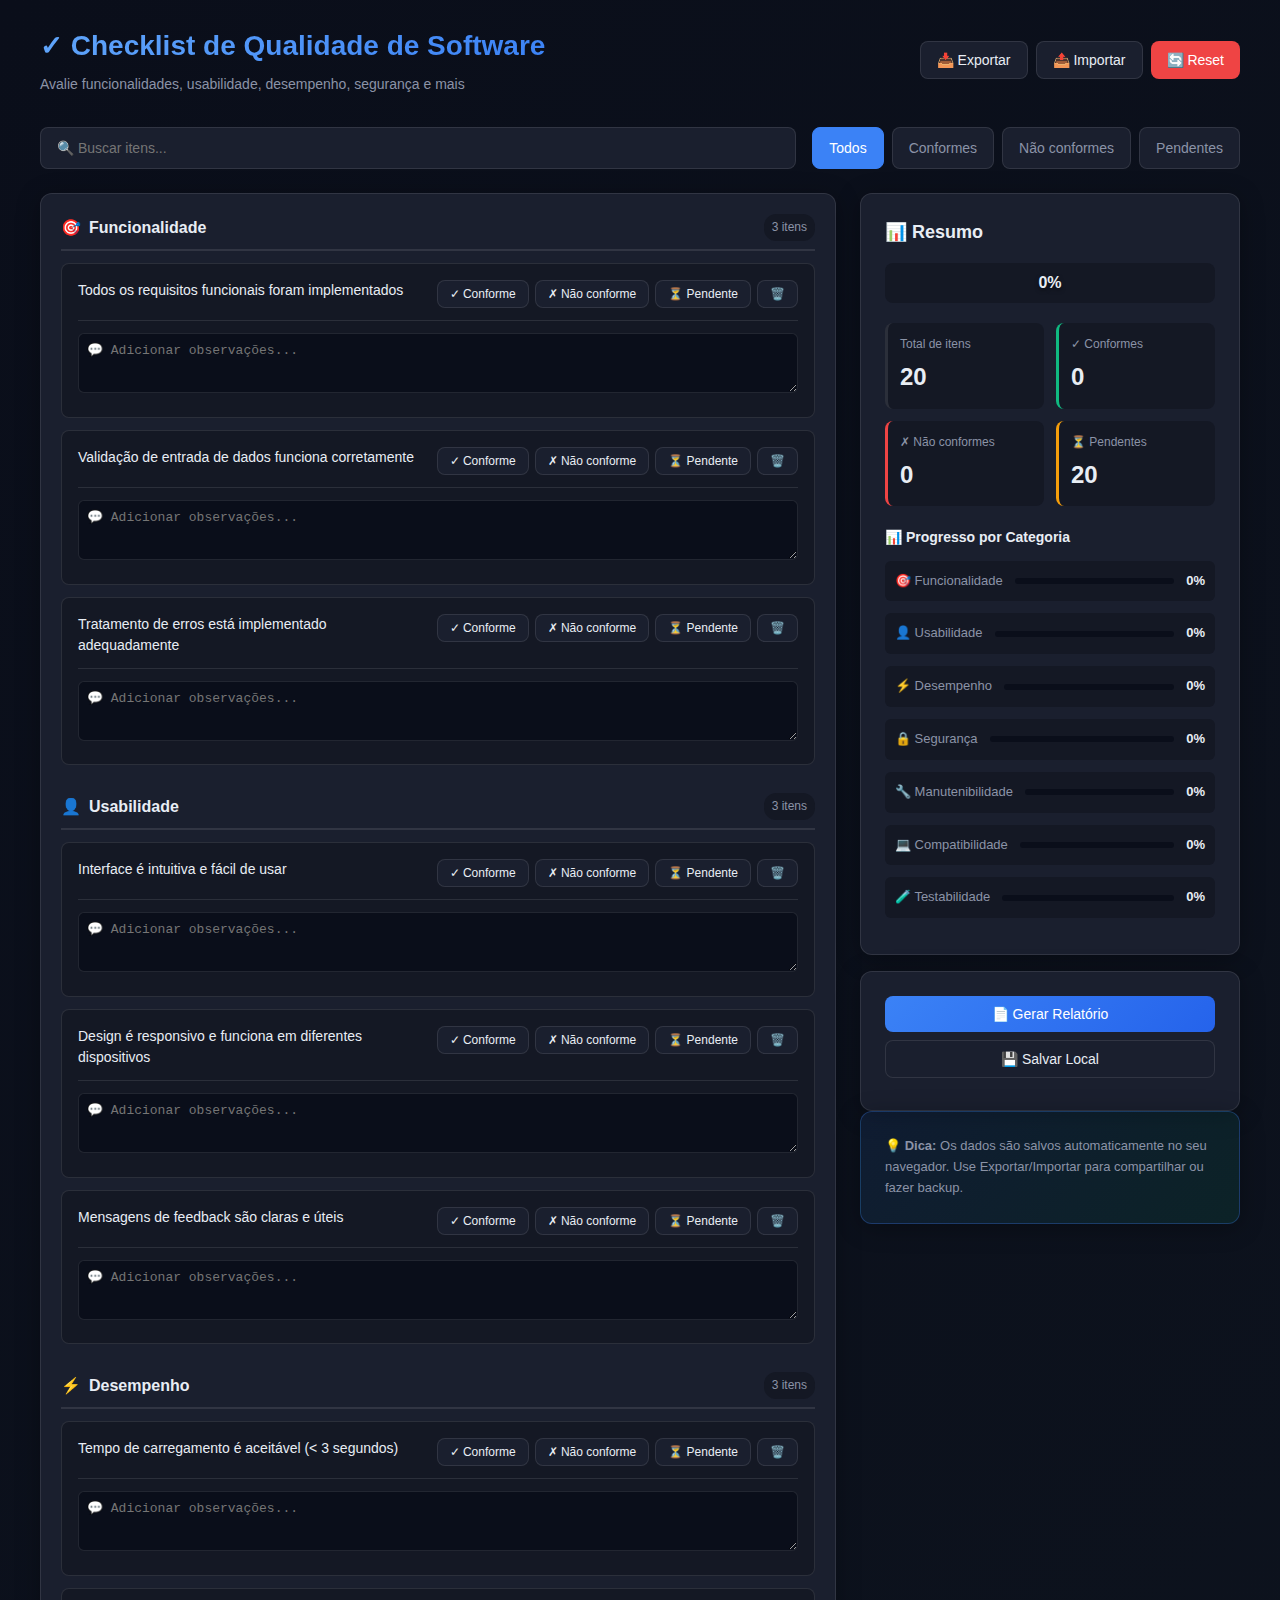
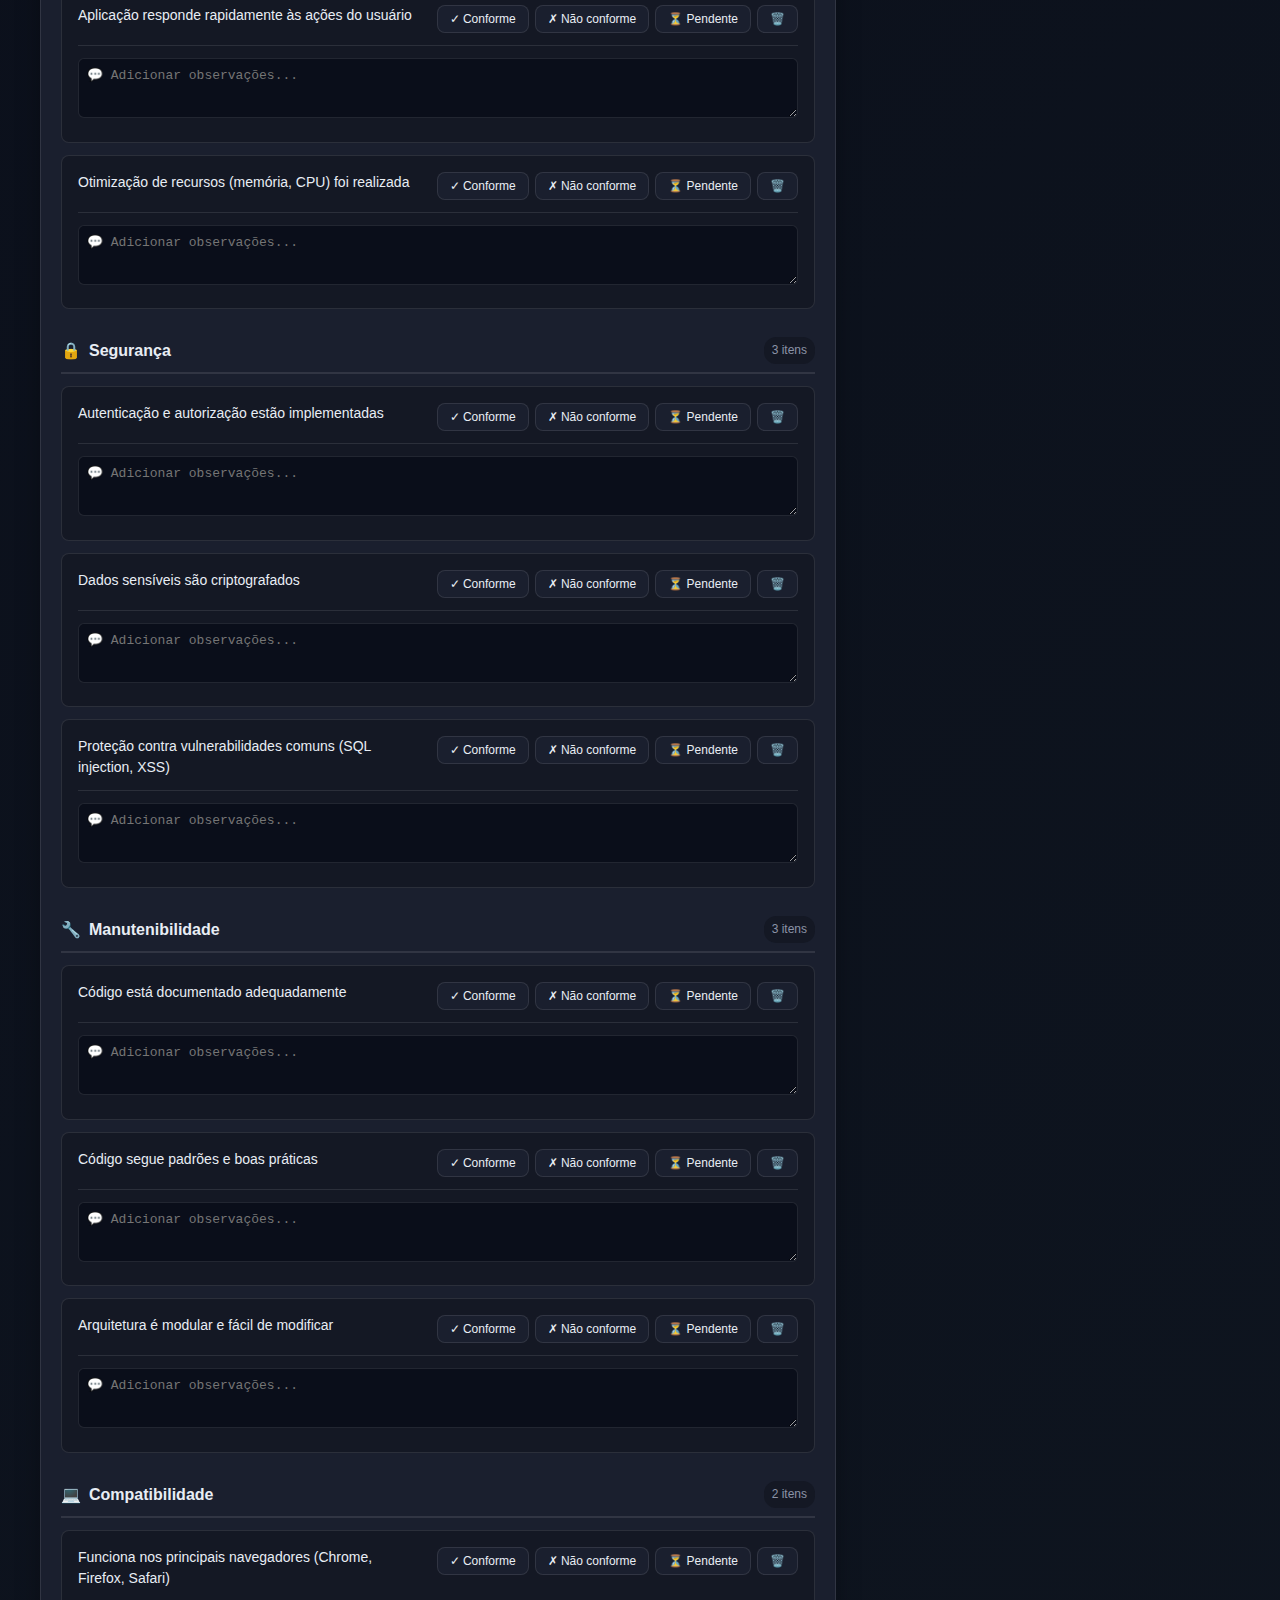
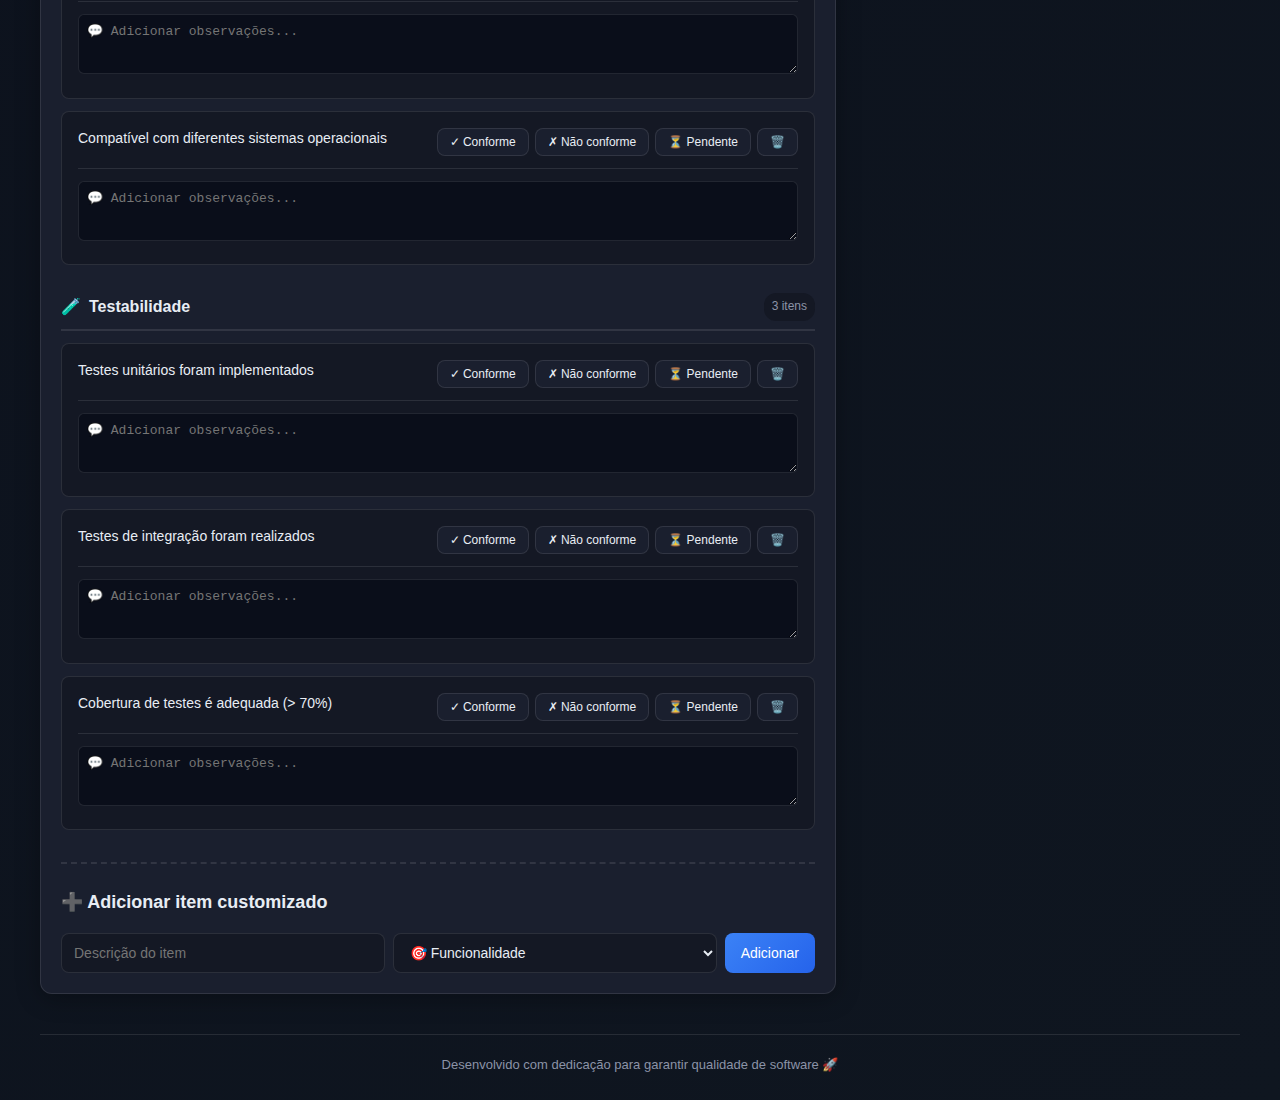
<file: code/index.html>
<!DOCTYPE html>
<html lang="pt-BR">
<head>
  <meta charset="UTF-8">
  <meta name="viewport" content="width=device-width, initial-scale=1.0">
  <title>Checklist de Qualidade de Software - Melhorado</title>
  <link rel="stylesheet" href="style.css">
</head>
<body>
  <main class="app">
    <header>
      <div class="header-content">
        <h1>✓ Checklist de Qualidade de Software</h1>
        <p class="subtitle">Avalie funcionalidades, usabilidade, desempenho, segurança e mais</p>
      </div>
      <div class="header-actions">
        <button id="exportBtn" class="btn btn-secondary">📥 Exportar</button>
        <button id="importBtn" class="btn btn-secondary">📤 Importar</button>
        <button id="resetBtn" class="btn btn-danger">🔄 Reset</button>
      </div>
    </header>

    <div class="filters">
      <div class="search-box">
        <input type="text" id="searchInput" placeholder="🔍 Buscar itens..." />
      </div>
      <div class="filter-buttons">
        <button class="filter-btn active" data-filter="all">Todos</button>
        <button class="filter-btn" data-filter="ok">Conformes</button>
        <button class="filter-btn" data-filter="bad">Não conformes</button>
        <button class="filter-btn" data-filter="null">Pendentes</button>
      </div>
    </div>

    <section class="grid">
      <section class="card checklist">
        <div id="listContainer"></div>

        <div class="divider">
          <h3>➕ Adicionar item customizado</h3>
          <div class="add-item">
            <input id="newItemText" type="text" placeholder="Descrição do item" />
            <select id="newItemCategory" class="select">
              <option value="Funcionalidade">🎯 Funcionalidade</option>
              <option value="Usabilidade">👤 Usabilidade</option>
              <option value="Desempenho">⚡ Desempenho</option>
              <option value="Segurança">🔒 Segurança</option>
              <option value="Manutenibilidade">🔧 Manutenibilidade</option>
              <option value="Compatibilidade">💻 Compatibilidade</option>
              <option value="Testabilidade">🧪 Testabilidade</option>
            </select>
            <button id="addItemBtn" class="btn btn-primary">Adicionar</button>
          </div>
        </div>
      </section>

      <aside>
        <div class="card summary-card">
          <h3>📊 Resumo</h3>
          <div class="progress-bar">
            <div class="progress-fill" id="progressBar"></div>
            <span class="progress-text" id="statusPercent">0%</span>
          </div>
          
          <div class="stats">
            <div class="stat-item">
              <span class="stat-label">Total de itens</span>
              <strong class="stat-value" id="totalItems">0</strong>
            </div>
            <div class="stat-item stat-success">
              <span class="stat-label">✓ Conformes</span>
              <strong class="stat-value" id="conformes">0</strong>
            </div>
            <div class="stat-item stat-danger">
              <span class="stat-label">✗ Não conformes</span>
              <strong class="stat-value" id="naoConformes">0</strong>
            </div>
            <div class="stat-item stat-pending">
              <span class="stat-label">⏳ Pendentes</span>
              <strong class="stat-value" id="pendentes">0</strong>
            </div>
          </div>

          <div class="category-progress" id="categoryProgress"></div>
        </div>

        <div class="card actions-card">
          <button id="reportBtn" class="btn btn-primary btn-block">📄 Gerar Relatório</button>
          <button id="saveBtn" class="btn btn-secondary btn-block">💾 Salvar Local</button>
        </div>

        <div class="card info-card">
          <p class="info-text">
            💡 <strong>Dica:</strong> Os dados são salvos automaticamente no seu navegador. 
            Use Exportar/Importar para compartilhar ou fazer backup.
          </p>
        </div>
      </aside>
    </section>

    <footer>
      <p>Desenvolvido com dedicação para garantir qualidade de software 🚀</p>
    </footer>
  </main>

  <div id="modal" class="modal hidden">
    <div class="modal-content">
      <div class="modal-header">
        <h3 id="modalTitle">Relatório</h3>
        <button id="closeModal" class="btn-close">✕</button>
      </div>
      <div class="modal-body">
        <pre id="modalBody"></pre>
      </div>
      <div class="modal-footer">
        <button id="copyReport" class="btn btn-primary">📋 Copiar</button>
        <button id="downloadReport" class="btn btn-secondary">⬇️ Download</button>
      </div>
    </div>
  </div>

  <script src="script.js"></script>
</body>
</html>
</file>
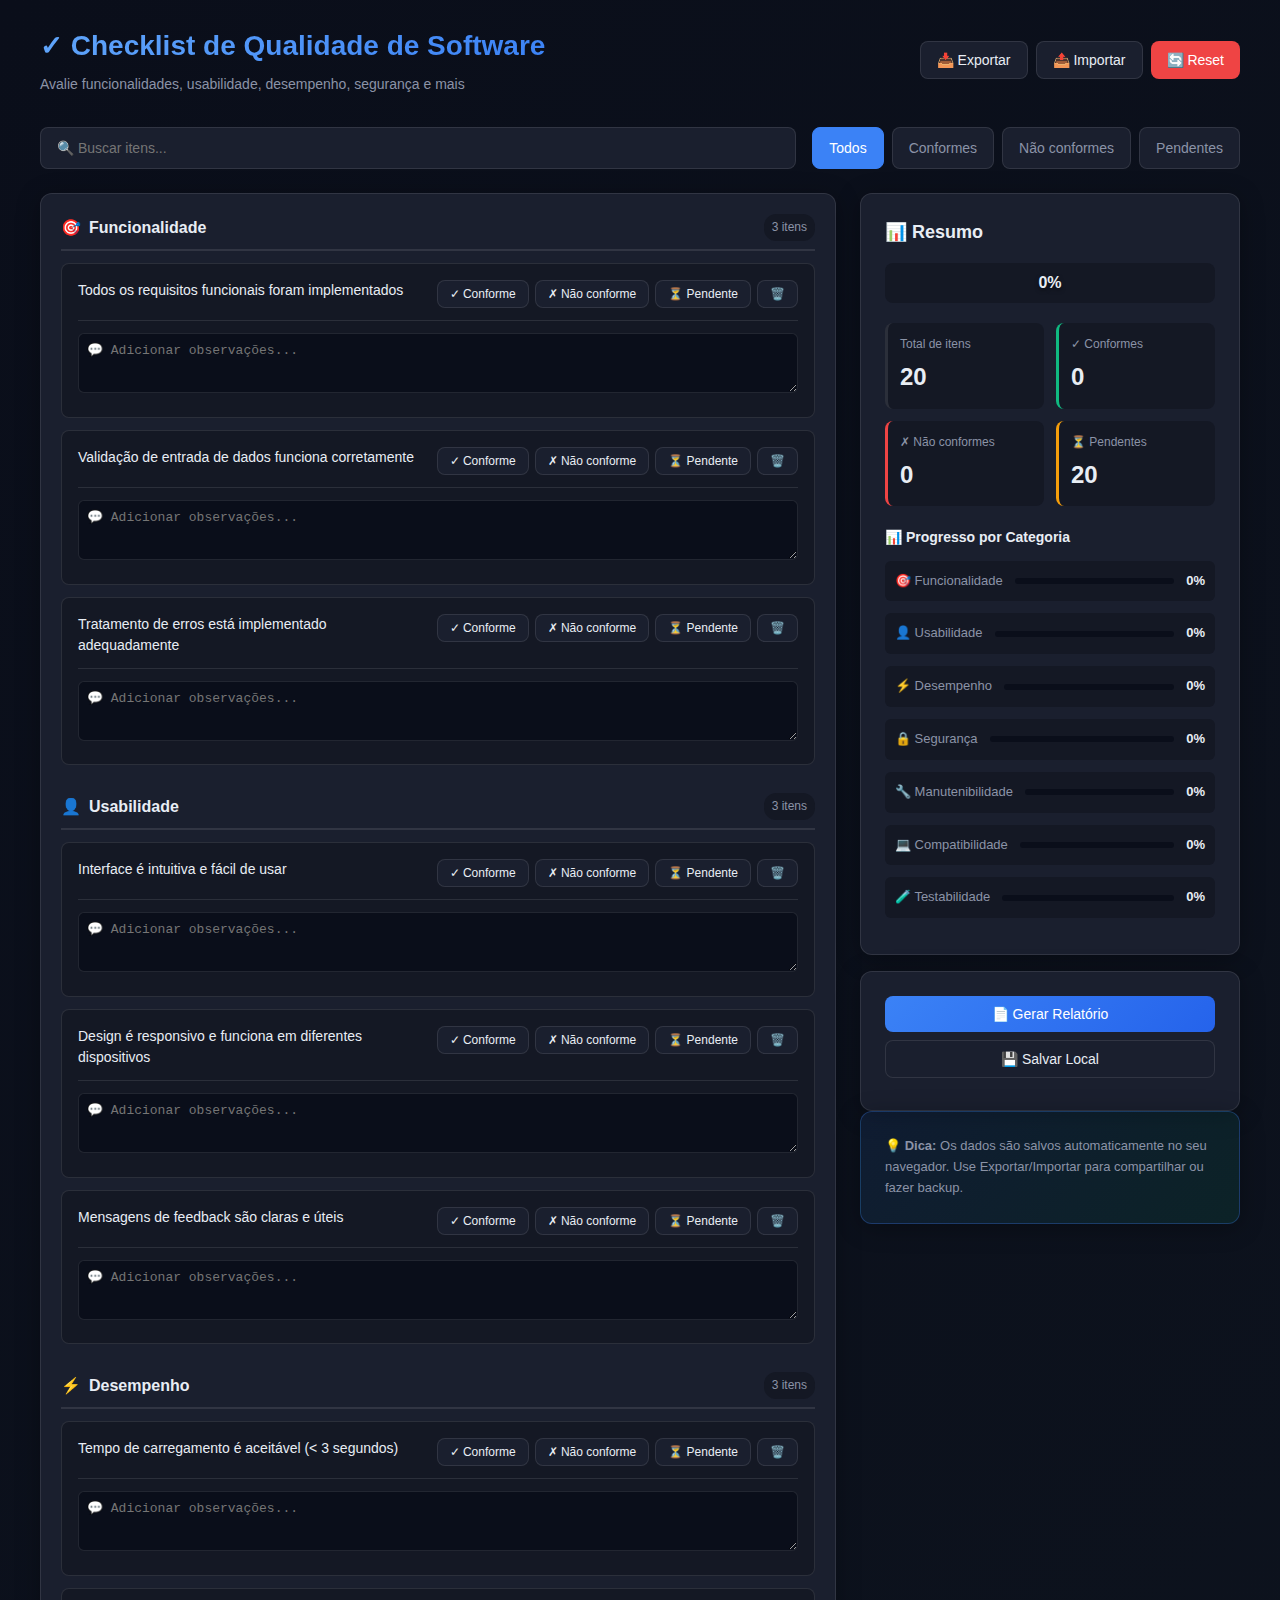
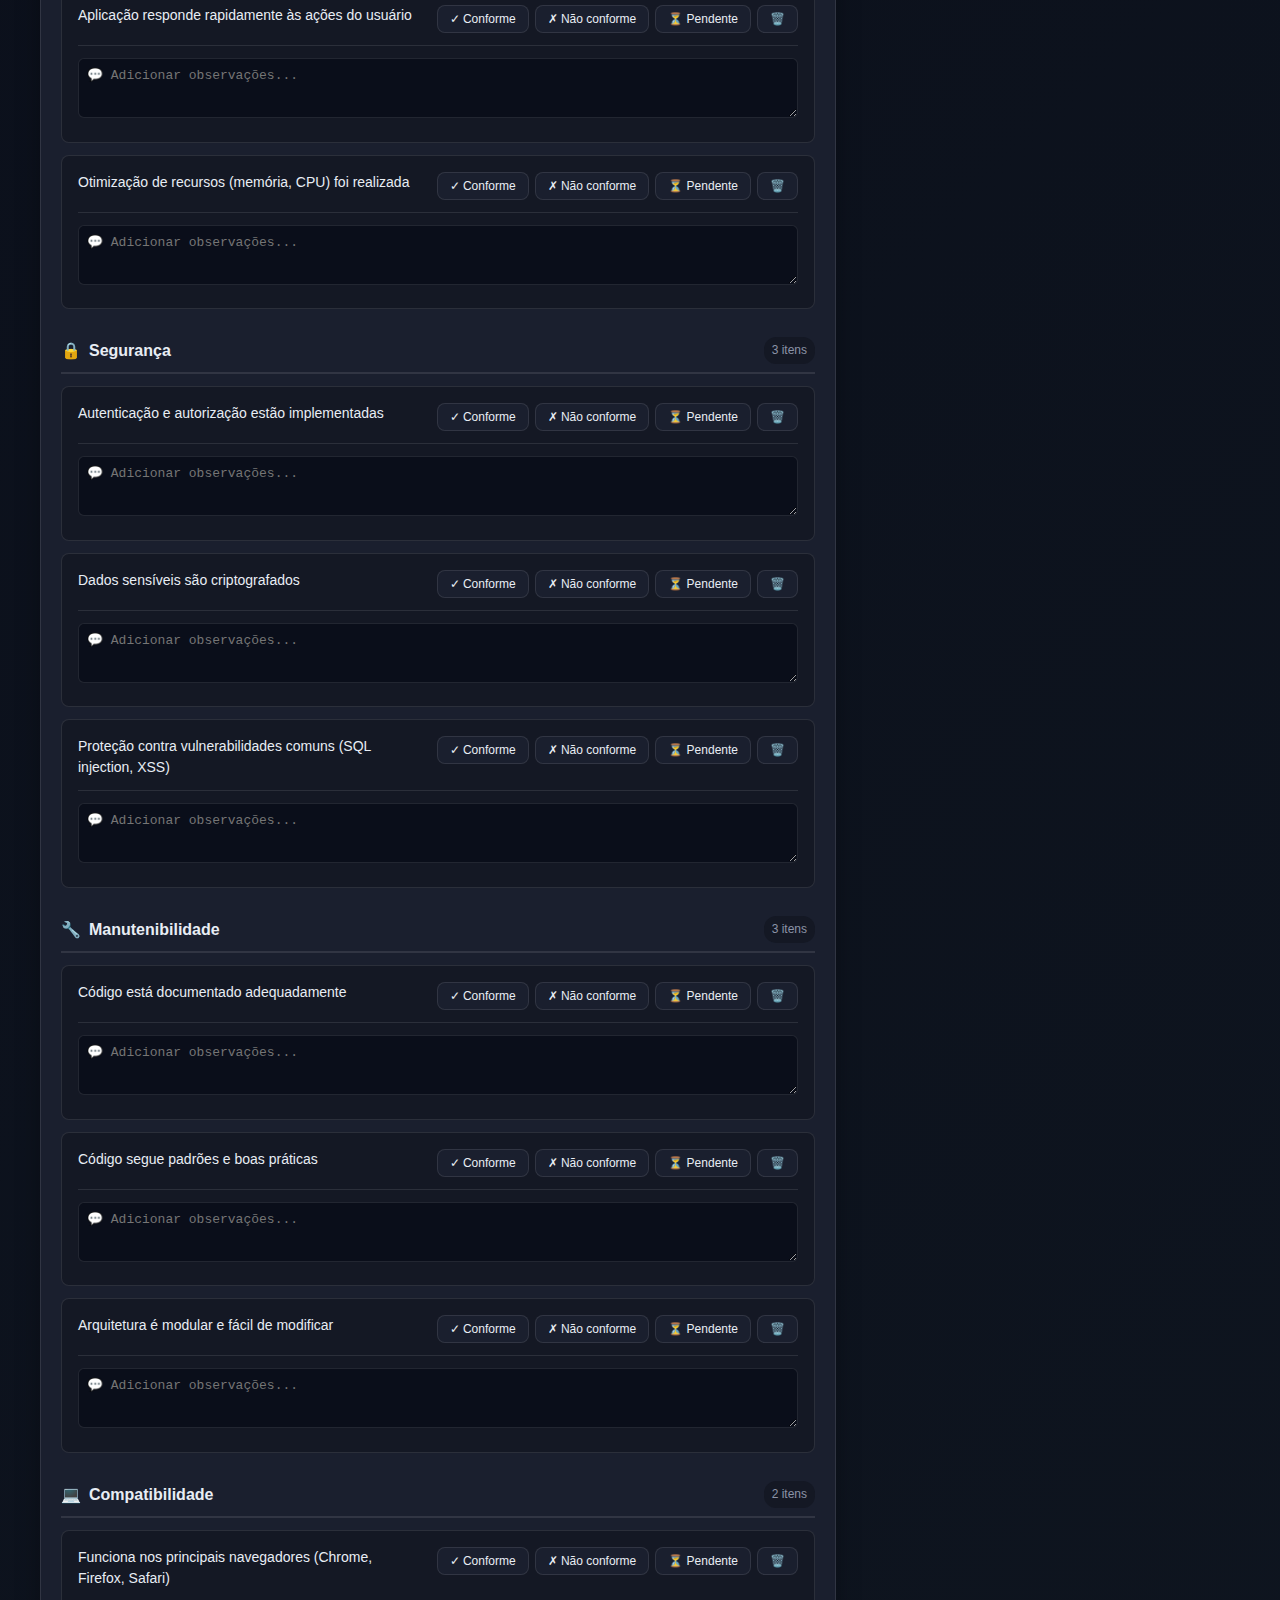
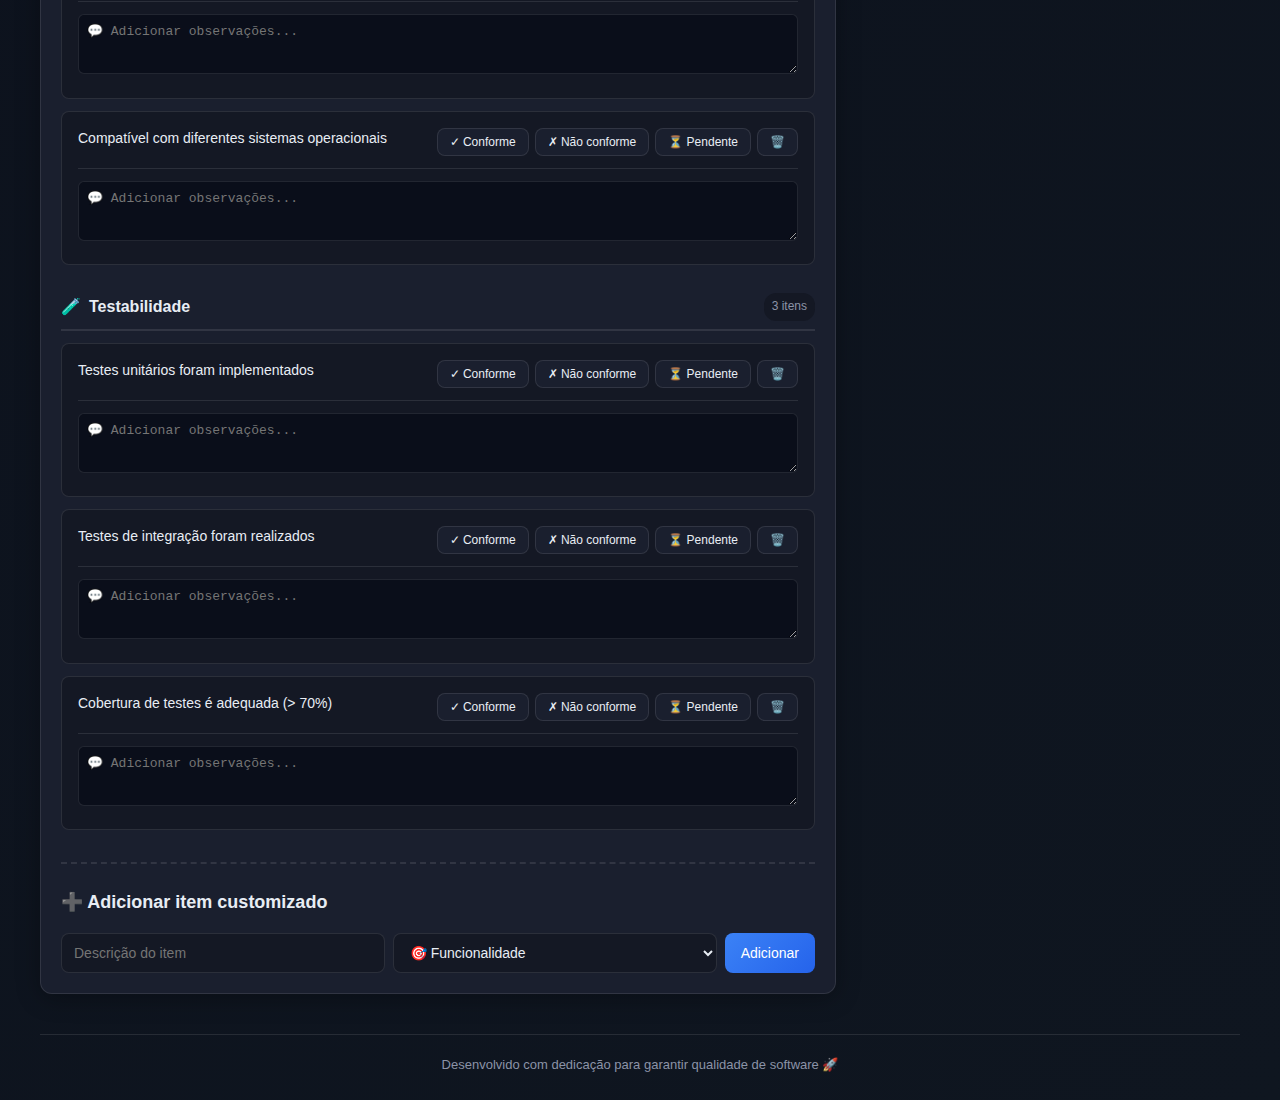
<file: projeto/index.html>
<!DOCTYPE html>
<html lang="pt-BR">
<head>
  <meta charset="UTF-8">
  <meta name="viewport" content="width=device-width, initial-scale=1.0">
  <title>Checklist de Qualidade de Software - Melhorado</title>
  <link rel="stylesheet" href="style.css">
</head>
<body>
  <main class="app">
    <header>
      <div class="header-content">
        <h1>✓ Checklist de Qualidade de Software</h1>
        <p class="subtitle">Avalie funcionalidades, usabilidade, desempenho, segurança e mais</p>
      </div>
      <div class="header-actions">
        <button id="exportBtn" class="btn btn-secondary">📥 Exportar</button>
        <button id="importBtn" class="btn btn-secondary">📤 Importar</button>
        <button id="resetBtn" class="btn btn-danger">🔄 Reset</button>
      </div>
    </header>

    <div class="filters">
      <div class="search-box">
        <input type="text" id="searchInput" placeholder="🔍 Buscar itens..." />
      </div>
      <div class="filter-buttons">
        <button class="filter-btn active" data-filter="all">Todos</button>
        <button class="filter-btn" data-filter="ok">Conformes</button>
        <button class="filter-btn" data-filter="bad">Não conformes</button>
        <button class="filter-btn" data-filter="null">Pendentes</button>
      </div>
    </div>

    <section class="grid">
      <section class="card checklist">
        <div id="listContainer"></div>

        <div class="divider">
          <h3>➕ Adicionar item customizado</h3>
          <div class="add-item">
            <input id="newItemText" type="text" placeholder="Descrição do item" />
            <select id="newItemCategory" class="select">
              <option value="Funcionalidade">🎯 Funcionalidade</option>
              <option value="Usabilidade">👤 Usabilidade</option>
              <option value="Desempenho">⚡ Desempenho</option>
              <option value="Segurança">🔒 Segurança</option>
              <option value="Manutenibilidade">🔧 Manutenibilidade</option>
              <option value="Compatibilidade">💻 Compatibilidade</option>
              <option value="Testabilidade">🧪 Testabilidade</option>
            </select>
            <button id="addItemBtn" class="btn btn-primary">Adicionar</button>
          </div>
        </div>
      </section>

      <aside>
        <div class="card summary-card">
          <h3>📊 Resumo</h3>
          <div class="progress-bar">
            <div class="progress-fill" id="progressBar"></div>
            <span class="progress-text" id="statusPercent">0%</span>
          </div>
          
          <div class="stats">
            <div class="stat-item">
              <span class="stat-label">Total de itens</span>
              <strong class="stat-value" id="totalItems">0</strong>
            </div>
            <div class="stat-item stat-success">
              <span class="stat-label">✓ Conformes</span>
              <strong class="stat-value" id="conformes">0</strong>
            </div>
            <div class="stat-item stat-danger">
              <span class="stat-label">✗ Não conformes</span>
              <strong class="stat-value" id="naoConformes">0</strong>
            </div>
            <div class="stat-item stat-pending">
              <span class="stat-label">⏳ Pendentes</span>
              <strong class="stat-value" id="pendentes">0</strong>
            </div>
          </div>

          <div class="category-progress" id="categoryProgress"></div>
        </div>

        <div class="card actions-card">
          <button id="reportBtn" class="btn btn-primary btn-block">📄 Gerar Relatório</button>
          <button id="saveBtn" class="btn btn-secondary btn-block">💾 Salvar Local</button>
        </div>

        <div class="card info-card">
          <p class="info-text">
            💡 <strong>Dica:</strong> Os dados são salvos automaticamente no seu navegador. 
            Use Exportar/Importar para compartilhar ou fazer backup.
          </p>
        </div>
      </aside>
    </section>

    <footer>
      <p>Desenvolvido com dedicação para garantir qualidade de software 🚀</p>
    </footer>
  </main>

  <div id="modal" class="modal hidden">
    <div class="modal-content">
      <div class="modal-header">
        <h3 id="modalTitle">Relatório</h3>
        <button id="closeModal" class="btn-close">✕</button>
      </div>
      <div class="modal-body">
        <pre id="modalBody"></pre>
      </div>
      <div class="modal-footer">
        <button id="copyReport" class="btn btn-primary">📋 Copiar</button>
        <button id="downloadReport" class="btn btn-secondary">⬇️ Download</button>
      </div>
    </div>
  </div>

  <script src="script.js"></script>
</body>
</html>
</file>
<file: code/style.css>
/* Variáveis de cores */
:root {
  --bg-primary: #0a0e1a;
  --bg-secondary: #141824;
  --bg-card: #1a1f2e;
  --bg-card-hover: #20253a;
  --border-color: rgba(255, 255, 255, 0.1);
  --text-primary: #e8edf4;
  --text-secondary: #8b93a7;
  --accent-blue: #3b82f6;
  --accent-green: #10b981;
  --accent-red: #ef4444;
  --accent-yellow: #f59e0b;
  --accent-purple: #8b5cf6;
  --shadow: 0 4px 24px rgba(0, 0, 0, 0.3);
}

/* Reset e base */
* {
  margin: 0;
  padding: 0;
  box-sizing: border-box;
}

body {
  font-family: -apple-system, BlinkMacSystemFont, "Segoe UI", Roboto, Oxygen, Ubuntu, Cantarell, sans-serif;
  background: linear-gradient(135deg, var(--bg-primary) 0%, #0f1620 100%);
  color: var(--text-primary);
  min-height: 100vh;
  padding: 24px;
  line-height: 1.6;
}

/* Container principal */
.app {
  max-width: 1200px;
  margin: 0 auto;
}

/* Header */
header {
  display: flex;
  justify-content: space-between;
  align-items: center;
  margin-bottom: 32px;
  flex-wrap: wrap;
  gap: 16px;
}

.header-content h1 {
  font-size: 28px;
  font-weight: 700;
  margin-bottom: 4px;
  background: linear-gradient(135deg, #60a5fa 0%, #3b82f6 100%);
  -webkit-background-clip: text;
  -webkit-text-fill-color: transparent;
  background-clip: text;
}

.subtitle {
  color: var(--text-secondary);
  font-size: 14px;
}

.header-actions {
  display: flex;
  gap: 8px;
}

/* Botões */
.btn {
  padding: 10px 16px;
  border: none;
  border-radius: 8px;
  font-size: 14px;
  font-weight: 500;
  cursor: pointer;
  transition: all 0.2s;
  white-space: nowrap;
}

.btn-primary {
  background: linear-gradient(135deg, var(--accent-blue) 0%, #2563eb 100%);
  color: white;
}

.btn-primary:hover {
  transform: translateY(-2px);
  box-shadow: 0 8px 16px rgba(59, 130, 246, 0.3);
}

.btn-secondary {
  background: var(--bg-card);
  color: var(--text-primary);
  border: 1px solid var(--border-color);
}

.btn-secondary:hover {
  background: var(--bg-card-hover);
}

.btn-danger {
  background: var(--accent-red);
  color: white;
}

.btn-danger:hover {
  background: #dc2626;
}

.btn-block {
  width: 100%;
  margin-bottom: 8px;
}

/* Filtros */
.filters {
  display: flex;
  gap: 16px;
  margin-bottom: 24px;
  flex-wrap: wrap;
}

.search-box {
  flex: 1;
  min-width: 250px;
}

.search-box input {
  width: 100%;
  padding: 12px 16px;
  background: var(--bg-card);
  border: 1px solid var(--border-color);
  border-radius: 8px;
  color: var(--text-primary);
  font-size: 14px;
}

.search-box input:focus {
  outline: none;
  border-color: var(--accent-blue);
}

.filter-buttons {
  display: flex;
  gap: 8px;
}

.filter-btn {
  padding: 10px 16px;
  background: var(--bg-card);
  border: 1px solid var(--border-color);
  border-radius: 8px;
  color: var(--text-secondary);
  font-size: 14px;
  cursor: pointer;
  transition: all 0.2s;
}

.filter-btn.active {
  background: var(--accent-blue);
  color: white;
  border-color: var(--accent-blue);
}

/* Grid layout */
.grid {
  display: grid;
  grid-template-columns: 1fr 380px;
  gap: 24px;
}

/* Cards */
.card {
  background: var(--bg-card);
  border: 1px solid var(--border-color);
  border-radius: 12px;
  padding: 24px;
  box-shadow: var(--shadow);
}

.card h3 {
  font-size: 18px;
  margin-bottom: 16px;
  color: var(--text-primary);
}

/* Checklist */
.checklist {
  padding: 20px;
}

.category {
  margin-bottom: 28px;
}

.category-header {
  display: flex;
  align-items: center;
  justify-content: space-between;
  margin-bottom: 12px;
  padding-bottom: 8px;
  border-bottom: 2px solid var(--border-color);
}

.category-title {
  font-size: 16px;
  font-weight: 600;
  display: flex;
  align-items: center;
  gap: 8px;
}

.category-badge {
  font-size: 12px;
  padding: 4px 8px;
  background: var(--bg-secondary);
  border-radius: 12px;
  color: var(--text-secondary);
}

.item {
  background: var(--bg-secondary);
  border: 1px solid var(--border-color);
  border-radius: 8px;
  padding: 16px;
  margin-bottom: 12px;
  transition: all 0.2s;
}

.item:hover {
  background: var(--bg-card-hover);
  border-color: var(--accent-blue);
}

.item-content {
  display: flex;
  justify-content: space-between;
  align-items: flex-start;
  gap: 16px;
}

.item-text {
  flex: 1;
  font-size: 14px;
  line-height: 1.5;
}

.item-controls {
  display: flex;
  gap: 6px;
  flex-shrink: 0;
}

.item-controls .btn {
  padding: 6px 12px;
  font-size: 12px;
}

.item.status-ok {
  border-left: 4px solid var(--accent-green);
}

.item.status-bad {
  border-left: 4px solid var(--accent-red);
}

.item-note {
  margin-top: 12px;
  padding-top: 12px;
  border-top: 1px solid var(--border-color);
}

.item-note textarea {
  width: 100%;
  padding: 8px;
  background: var(--bg-primary);
  border: 1px solid var(--border-color);
  border-radius: 6px;
  color: var(--text-primary);
  font-size: 13px;
  resize: vertical;
  min-height: 60px;
}

/* Adicionar item */
.divider {
  margin-top: 32px;
  padding-top: 24px;
  border-top: 2px dashed var(--border-color);
}

.add-item {
  display: flex;
  gap: 8px;
  flex-wrap: wrap;
}

.add-item input,
.add-item select {
  flex: 1;
  min-width: 200px;
  padding: 10px 12px;
  background: var(--bg-secondary);
  border: 1px solid var(--border-color);
  border-radius: 8px;
  color: var(--text-primary);
  font-size: 14px;
}

/* Summary */
.summary-card {
  margin-bottom: 16px;
}

.progress-bar {
  position: relative;
  height: 40px;
  background: var(--bg-secondary);
  border-radius: 8px;
  overflow: hidden;
  margin-bottom: 20px;
}

.progress-fill {
  position: absolute;
  height: 100%;
  background: linear-gradient(90deg, var(--accent-blue), var(--accent-green));
  transition: width 0.5s ease;
  border-radius: 8px;
}

.progress-text {
  position: absolute;
  width: 100%;
  height: 100%;
  display: flex;
  align-items: center;
  justify-content: center;
  font-weight: 700;
  font-size: 16px;
  color: var(--text-primary);
  text-shadow: 0 2px 4px rgba(0, 0, 0, 0.5);
}

.stats {
  display: grid;
  grid-template-columns: 1fr 1fr;
  gap: 12px;
  margin-bottom: 20px;
}

.stat-item {
  background: var(--bg-secondary);
  padding: 12px;
  border-radius: 8px;
  border-left: 3px solid var(--border-color);
}

.stat-item.stat-success {
  border-left-color: var(--accent-green);
}

.stat-item.stat-danger {
  border-left-color: var(--accent-red);
}

.stat-item.stat-pending {
  border-left-color: var(--accent-yellow);
}

.stat-label {
  display: block;
  font-size: 12px;
  color: var(--text-secondary);
  margin-bottom: 4px;
}

.stat-value {
  display: block;
  font-size: 24px;
  font-weight: 700;
}

.category-progress {
  margin-top: 20px;
}

.category-stat {
  display: flex;
  justify-content: space-between;
  align-items: center;
  margin-bottom: 12px;
  padding: 10px;
  background: var(--bg-secondary);
  border-radius: 6px;
}

.category-stat-name {
  font-size: 13px;
  color: var(--text-secondary);
}

.category-stat-bar {
  flex: 1;
  height: 6px;
  background: var(--bg-primary);
  border-radius: 3px;
  margin: 0 12px;
  overflow: hidden;
}

.category-stat-fill {
  height: 100%;
  background: var(--accent-blue);
  transition: width 0.3s ease;
}

.category-stat-value {
  font-size: 13px;
  font-weight: 600;
}

/* Info card */
.info-card {
  background: linear-gradient(135deg, rgba(59, 130, 246, 0.1), rgba(16, 185, 129, 0.1));
  border-color: rgba(59, 130, 246, 0.3);
}

.info-text {
  font-size: 13px;
  color: var(--text-secondary);
  line-height: 1.6;
}

/* Modal */
.modal {
  position: fixed;
  inset: 0;
  background: rgba(0, 0, 0, 0.7);
  display: flex;
  align-items: center;
  justify-content: center;
  z-index: 1000;
  backdrop-filter: blur(4px);
}

.modal.hidden {
  display: none;
}

.modal-content {
  background: var(--bg-card);
  border: 1px solid var(--border-color);
  border-radius: 12px;
  width: 90%;
  max-width: 700px;
  max-height: 80vh;
  overflow: hidden;
  box-shadow: 0 20px 60px rgba(0, 0, 0, 0.5);
}

.modal-header {
  display: flex;
  justify-content: space-between;
  align-items: center;
  padding: 20px 24px;
  border-bottom: 1px solid var(--border-color);
}

.modal-header h3 {
  margin: 0;
}

.btn-close {
  background: transparent;
  border: none;
  color: var(--text-secondary);
  font-size: 24px;
  cursor: pointer;
  width: 32px;
  height: 32px;
  display: flex;
  align-items: center;
  justify-content: center;
  border-radius: 6px;
}

.btn-close:hover {
  background: var(--bg-secondary);
}

.modal-body {
  padding: 24px;
  max-height: 50vh;
  overflow-y: auto;
}

.modal-body pre {
  background: var(--bg-primary);
  padding: 16px;
  border-radius: 8px;
  overflow-x: auto;
  font-size: 13px;
  line-height: 1.6;
  white-space: pre-wrap;
}

.modal-footer {
  padding: 16px 24px;
  border-top: 1px solid var(--border-color);
  display: flex;
  gap: 8px;
  justify-content: flex-end;
}

/* Footer */
footer {
  margin-top: 40px;
  padding-top: 20px;
  border-top: 1px solid var(--border-color);
  text-align: center;
  color: var(--text-secondary);
  font-size: 13px;
}

/* Toast */
.toast {
  position: fixed;
  bottom: 24px;
  right: 24px;
  background: var(--bg-card);
  border: 1px solid var(--border-color);
  padding: 16px 20px;
  border-radius: 8px;
  box-shadow: 0 8px 24px rgba(0, 0, 0, 0.3);
  font-size: 14px;
  z-index: 2000;
  animation: slideIn 0.3s ease;
}

@keyframes slideIn {
  from {
    transform: translateX(400px);
    opacity: 0;
  }
  to {
    transform: translateX(0);
    opacity: 1;
  }
}

/* Responsivo */
@media (max-width: 1024px) {
  .grid {
    grid-template-columns: 1fr;
  }

  .filters {
    flex-direction: column;
  }

  .filter-buttons {
    overflow-x: auto;
  }
}

@media (max-width: 640px) {
  body {
    padding: 16px;
  }

  header {
    flex-direction: column;
    align-items: flex-start;
  }

  .header-actions {
    width: 100%;
  }

  .header-actions .btn {
    flex: 1;
  }

  .add-item {
    flex-direction: column;
  }

  .add-item input,
  .add-item select {
    width: 100%;
  }

  .item-content {
    flex-direction: column;
  }

  .item-controls {
    width: 100%;
    justify-content: flex-start;
    flex-wrap: wrap;
  }

  .stats {
    grid-template-columns: 1fr;
  }
}

/* Scrollbar customizada */
::-webkit-scrollbar {
  width: 8px;
  height: 8px;
}

::-webkit-scrollbar-track {
  background: var(--bg-secondary);
}

::-webkit-scrollbar-thumb {
  background: var(--border-color);
  border-radius: 4px;
}

::-webkit-scrollbar-thumb:hover {
  background: var(--accent-blue);
}
</file>
<file: projeto/style.css>
/* Variáveis de cores */
:root {
  --bg-primary: #0a0e1a;
  --bg-secondary: #141824;
  --bg-card: #1a1f2e;
  --bg-card-hover: #20253a;
  --border-color: rgba(255, 255, 255, 0.1);
  --text-primary: #e8edf4;
  --text-secondary: #8b93a7;
  --accent-blue: #3b82f6;
  --accent-green: #10b981;
  --accent-red: #ef4444;
  --accent-yellow: #f59e0b;
  --accent-purple: #8b5cf6;
  --shadow: 0 4px 24px rgba(0, 0, 0, 0.3);
}

/* Reset e base */
* {
  margin: 0;
  padding: 0;
  box-sizing: border-box;
}

body {
  font-family: -apple-system, BlinkMacSystemFont, "Segoe UI", Roboto, Oxygen, Ubuntu, Cantarell, sans-serif;
  background: linear-gradient(135deg, var(--bg-primary) 0%, #0f1620 100%);
  color: var(--text-primary);
  min-height: 100vh;
  padding: 24px;
  line-height: 1.6;
}

/* Container principal */
.app {
  max-width: 1200px;
  margin: 0 auto;
}

/* Header */
header {
  display: flex;
  justify-content: space-between;
  align-items: center;
  margin-bottom: 32px;
  flex-wrap: wrap;
  gap: 16px;
}

.header-content h1 {
  font-size: 28px;
  font-weight: 700;
  margin-bottom: 4px;
  background: linear-gradient(135deg, #60a5fa 0%, #3b82f6 100%);
  -webkit-background-clip: text;
  -webkit-text-fill-color: transparent;
  background-clip: text;
}

.subtitle {
  color: var(--text-secondary);
  font-size: 14px;
}

.header-actions {
  display: flex;
  gap: 8px;
}

/* Botões */
.btn {
  padding: 10px 16px;
  border: none;
  border-radius: 8px;
  font-size: 14px;
  font-weight: 500;
  cursor: pointer;
  transition: all 0.2s;
  white-space: nowrap;
}

.btn-primary {
  background: linear-gradient(135deg, var(--accent-blue) 0%, #2563eb 100%);
  color: white;
}

.btn-primary:hover {
  transform: translateY(-2px);
  box-shadow: 0 8px 16px rgba(59, 130, 246, 0.3);
}

.btn-secondary {
  background: var(--bg-card);
  color: var(--text-primary);
  border: 1px solid var(--border-color);
}

.btn-secondary:hover {
  background: var(--bg-card-hover);
}

.btn-danger {
  background: var(--accent-red);
  color: white;
}

.btn-danger:hover {
  background: #dc2626;
}

.btn-block {
  width: 100%;
  margin-bottom: 8px;
}

/* Filtros */
.filters {
  display: flex;
  gap: 16px;
  margin-bottom: 24px;
  flex-wrap: wrap;
}

.search-box {
  flex: 1;
  min-width: 250px;
}

.search-box input {
  width: 100%;
  padding: 12px 16px;
  background: var(--bg-card);
  border: 1px solid var(--border-color);
  border-radius: 8px;
  color: var(--text-primary);
  font-size: 14px;
}

.search-box input:focus {
  outline: none;
  border-color: var(--accent-blue);
}

.filter-buttons {
  display: flex;
  gap: 8px;
}

.filter-btn {
  padding: 10px 16px;
  background: var(--bg-card);
  border: 1px solid var(--border-color);
  border-radius: 8px;
  color: var(--text-secondary);
  font-size: 14px;
  cursor: pointer;
  transition: all 0.2s;
}

.filter-btn.active {
  background: var(--accent-blue);
  color: white;
  border-color: var(--accent-blue);
}

/* Grid layout */
.grid {
  display: grid;
  grid-template-columns: 1fr 380px;
  gap: 24px;
}

/* Cards */
.card {
  background: var(--bg-card);
  border: 1px solid var(--border-color);
  border-radius: 12px;
  padding: 24px;
  box-shadow: var(--shadow);
}

.card h3 {
  font-size: 18px;
  margin-bottom: 16px;
  color: var(--text-primary);
}

/* Checklist */
.checklist {
  padding: 20px;
}

.category {
  margin-bottom: 28px;
}

.category-header {
  display: flex;
  align-items: center;
  justify-content: space-between;
  margin-bottom: 12px;
  padding-bottom: 8px;
  border-bottom: 2px solid var(--border-color);
}

.category-title {
  font-size: 16px;
  font-weight: 600;
  display: flex;
  align-items: center;
  gap: 8px;
}

.category-badge {
  font-size: 12px;
  padding: 4px 8px;
  background: var(--bg-secondary);
  border-radius: 12px;
  color: var(--text-secondary);
}

.item {
  background: var(--bg-secondary);
  border: 1px solid var(--border-color);
  border-radius: 8px;
  padding: 16px;
  margin-bottom: 12px;
  transition: all 0.2s;
}

.item:hover {
  background: var(--bg-card-hover);
  border-color: var(--accent-blue);
}

.item-content {
  display: flex;
  justify-content: space-between;
  align-items: flex-start;
  gap: 16px;
}

.item-text {
  flex: 1;
  font-size: 14px;
  line-height: 1.5;
}

.item-controls {
  display: flex;
  gap: 6px;
  flex-shrink: 0;
}

.item-controls .btn {
  padding: 6px 12px;
  font-size: 12px;
}

.item.status-ok {
  border-left: 4px solid var(--accent-green);
}

.item.status-bad {
  border-left: 4px solid var(--accent-red);
}

.item-note {
  margin-top: 12px;
  padding-top: 12px;
  border-top: 1px solid var(--border-color);
}

.item-note textarea {
  width: 100%;
  padding: 8px;
  background: var(--bg-primary);
  border: 1px solid var(--border-color);
  border-radius: 6px;
  color: var(--text-primary);
  font-size: 13px;
  resize: vertical;
  min-height: 60px;
}

/* Adicionar item */
.divider {
  margin-top: 32px;
  padding-top: 24px;
  border-top: 2px dashed var(--border-color);
}

.add-item {
  display: flex;
  gap: 8px;
  flex-wrap: wrap;
}

.add-item input,
.add-item select {
  flex: 1;
  min-width: 200px;
  padding: 10px 12px;
  background: var(--bg-secondary);
  border: 1px solid var(--border-color);
  border-radius: 8px;
  color: var(--text-primary);
  font-size: 14px;
}

/* Summary */
.summary-card {
  margin-bottom: 16px;
}

.progress-bar {
  position: relative;
  height: 40px;
  background: var(--bg-secondary);
  border-radius: 8px;
  overflow: hidden;
  margin-bottom: 20px;
}

.progress-fill {
  position: absolute;
  height: 100%;
  background: linear-gradient(90deg, var(--accent-blue), var(--accent-green));
  transition: width 0.5s ease;
  border-radius: 8px;
}

.progress-text {
  position: absolute;
  width: 100%;
  height: 100%;
  display: flex;
  align-items: center;
  justify-content: center;
  font-weight: 700;
  font-size: 16px;
  color: var(--text-primary);
  text-shadow: 0 2px 4px rgba(0, 0, 0, 0.5);
}

.stats {
  display: grid;
  grid-template-columns: 1fr 1fr;
  gap: 12px;
  margin-bottom: 20px;
}

.stat-item {
  background: var(--bg-secondary);
  padding: 12px;
  border-radius: 8px;
  border-left: 3px solid var(--border-color);
}

.stat-item.stat-success {
  border-left-color: var(--accent-green);
}

.stat-item.stat-danger {
  border-left-color: var(--accent-red);
}

.stat-item.stat-pending {
  border-left-color: var(--accent-yellow);
}

.stat-label {
  display: block;
  font-size: 12px;
  color: var(--text-secondary);
  margin-bottom: 4px;
}

.stat-value {
  display: block;
  font-size: 24px;
  font-weight: 700;
}

.category-progress {
  margin-top: 20px;
}

.category-stat {
  display: flex;
  justify-content: space-between;
  align-items: center;
  margin-bottom: 12px;
  padding: 10px;
  background: var(--bg-secondary);
  border-radius: 6px;
}

.category-stat-name {
  font-size: 13px;
  color: var(--text-secondary);
}

.category-stat-bar {
  flex: 1;
  height: 6px;
  background: var(--bg-primary);
  border-radius: 3px;
  margin: 0 12px;
  overflow: hidden;
}

.category-stat-fill {
  height: 100%;
  background: var(--accent-blue);
  transition: width 0.3s ease;
}

.category-stat-value {
  font-size: 13px;
  font-weight: 600;
}

/* Info card */
.info-card {
  background: linear-gradient(135deg, rgba(59, 130, 246, 0.1), rgba(16, 185, 129, 0.1));
  border-color: rgba(59, 130, 246, 0.3);
}

.info-text {
  font-size: 13px;
  color: var(--text-secondary);
  line-height: 1.6;
}

/* Modal */
.modal {
  position: fixed;
  inset: 0;
  background: rgba(0, 0, 0, 0.7);
  display: flex;
  align-items: center;
  justify-content: center;
  z-index: 1000;
  backdrop-filter: blur(4px);
}

.modal.hidden {
  display: none;
}

.modal-content {
  background: var(--bg-card);
  border: 1px solid var(--border-color);
  border-radius: 12px;
  width: 90%;
  max-width: 700px;
  max-height: 80vh;
  overflow: hidden;
  box-shadow: 0 20px 60px rgba(0, 0, 0, 0.5);
}

.modal-header {
  display: flex;
  justify-content: space-between;
  align-items: center;
  padding: 20px 24px;
  border-bottom: 1px solid var(--border-color);
}

.modal-header h3 {
  margin: 0;
}

.btn-close {
  background: transparent;
  border: none;
  color: var(--text-secondary);
  font-size: 24px;
  cursor: pointer;
  width: 32px;
  height: 32px;
  display: flex;
  align-items: center;
  justify-content: center;
  border-radius: 6px;
}

.btn-close:hover {
  background: var(--bg-secondary);
}

.modal-body {
  padding: 24px;
  max-height: 50vh;
  overflow-y: auto;
}

.modal-body pre {
  background: var(--bg-primary);
  padding: 16px;
  border-radius: 8px;
  overflow-x: auto;
  font-size: 13px;
  line-height: 1.6;
  white-space: pre-wrap;
}

.modal-footer {
  padding: 16px 24px;
  border-top: 1px solid var(--border-color);
  display: flex;
  gap: 8px;
  justify-content: flex-end;
}

/* Footer */
footer {
  margin-top: 40px;
  padding-top: 20px;
  border-top: 1px solid var(--border-color);
  text-align: center;
  color: var(--text-secondary);
  font-size: 13px;
}

/* Toast */
.toast {
  position: fixed;
  bottom: 24px;
  right: 24px;
  background: var(--bg-card);
  border: 1px solid var(--border-color);
  padding: 16px 20px;
  border-radius: 8px;
  box-shadow: 0 8px 24px rgba(0, 0, 0, 0.3);
  font-size: 14px;
  z-index: 2000;
  animation: slideIn 0.3s ease;
}

@keyframes slideIn {
  from {
    transform: translateX(400px);
    opacity: 0;
  }
  to {
    transform: translateX(0);
    opacity: 1;
  }
}

/* Responsivo */
@media (max-width: 1024px) {
  .grid {
    grid-template-columns: 1fr;
  }

  .filters {
    flex-direction: column;
  }

  .filter-buttons {
    overflow-x: auto;
  }
}

@media (max-width: 640px) {
  body {
    padding: 16px;
  }

  header {
    flex-direction: column;
    align-items: flex-start;
  }

  .header-actions {
    width: 100%;
  }

  .header-actions .btn {
    flex: 1;
  }

  .add-item {
    flex-direction: column;
  }

  .add-item input,
  .add-item select {
    width: 100%;
  }

  .item-content {
    flex-direction: column;
  }

  .item-controls {
    width: 100%;
    justify-content: flex-start;
    flex-wrap: wrap;
  }

  .stats {
    grid-template-columns: 1fr;
  }
}

/* Scrollbar customizada */
::-webkit-scrollbar {
  width: 8px;
  height: 8px;
}

::-webkit-scrollbar-track {
  background: var(--bg-secondary);
}

::-webkit-scrollbar-thumb {
  background: var(--border-color);
  border-radius: 4px;
}

::-webkit-scrollbar-thumb:hover {
  background: var(--accent-blue);
}
</file>
